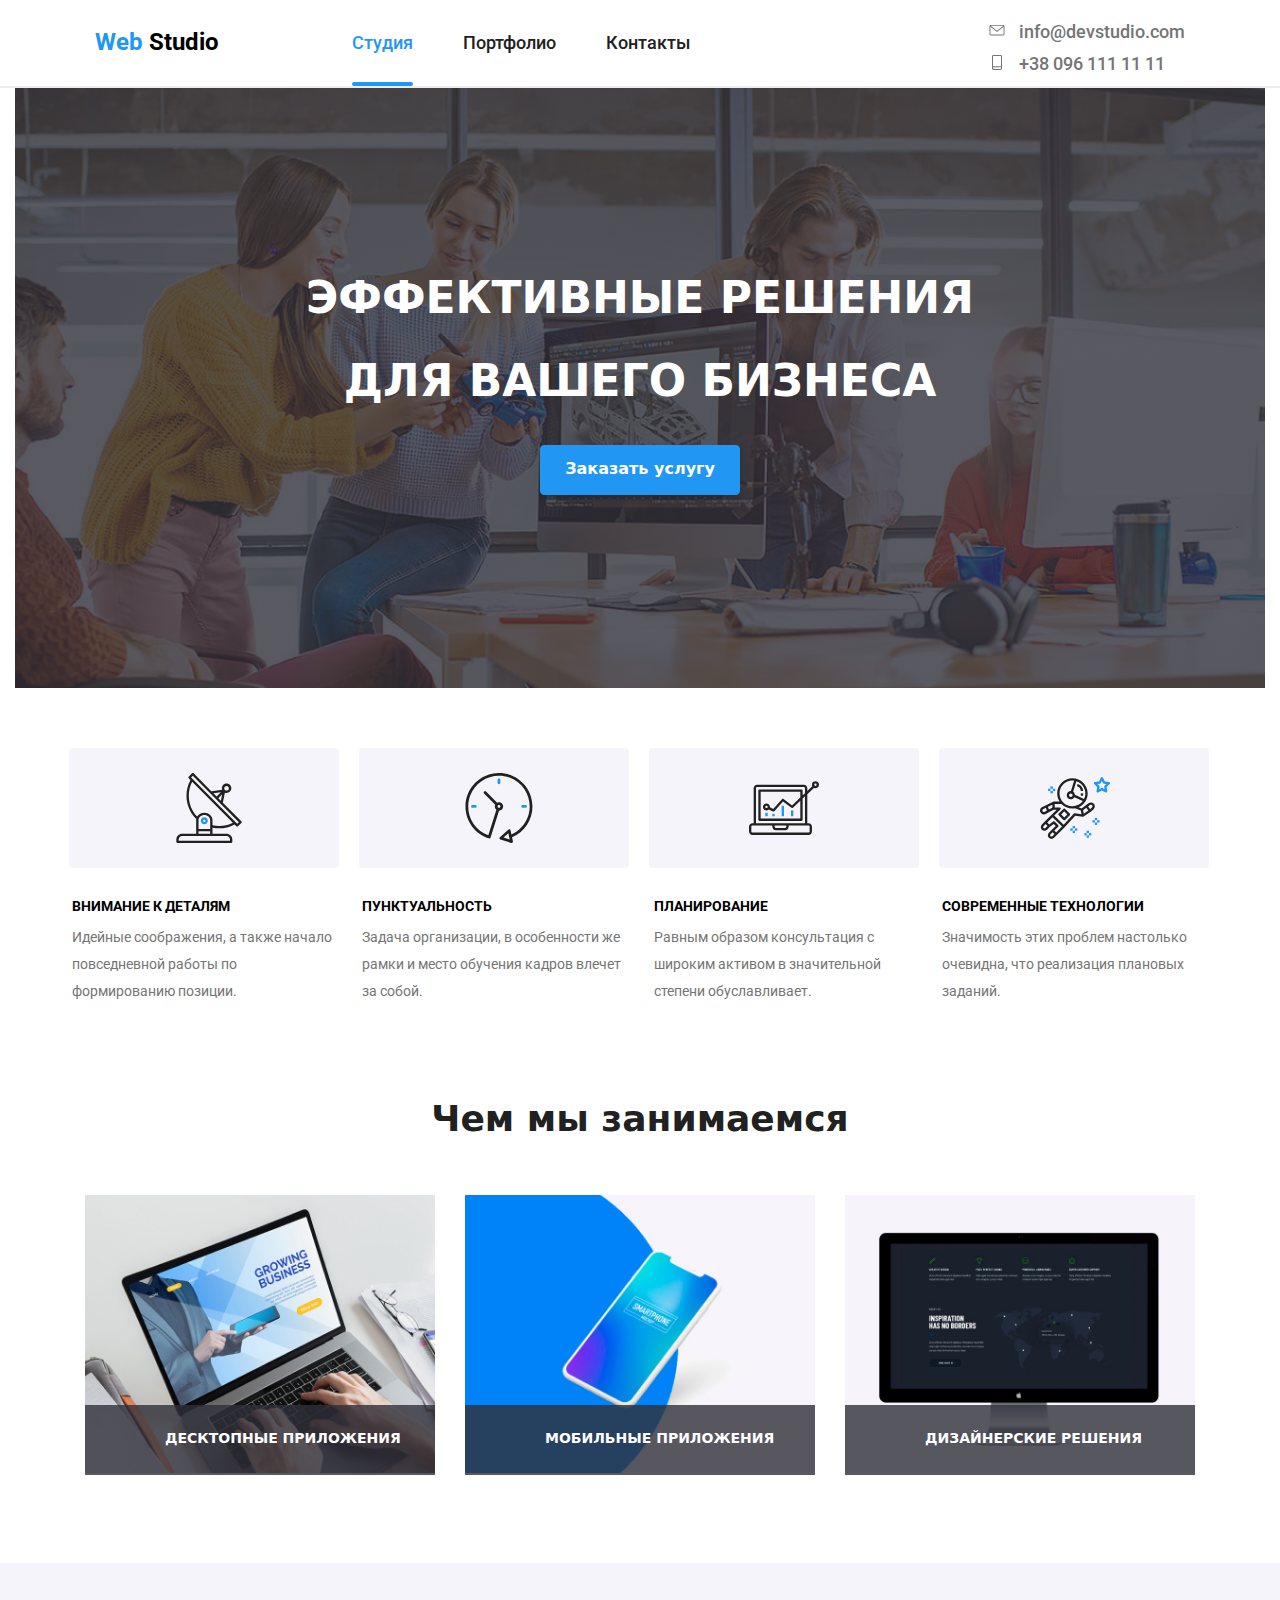
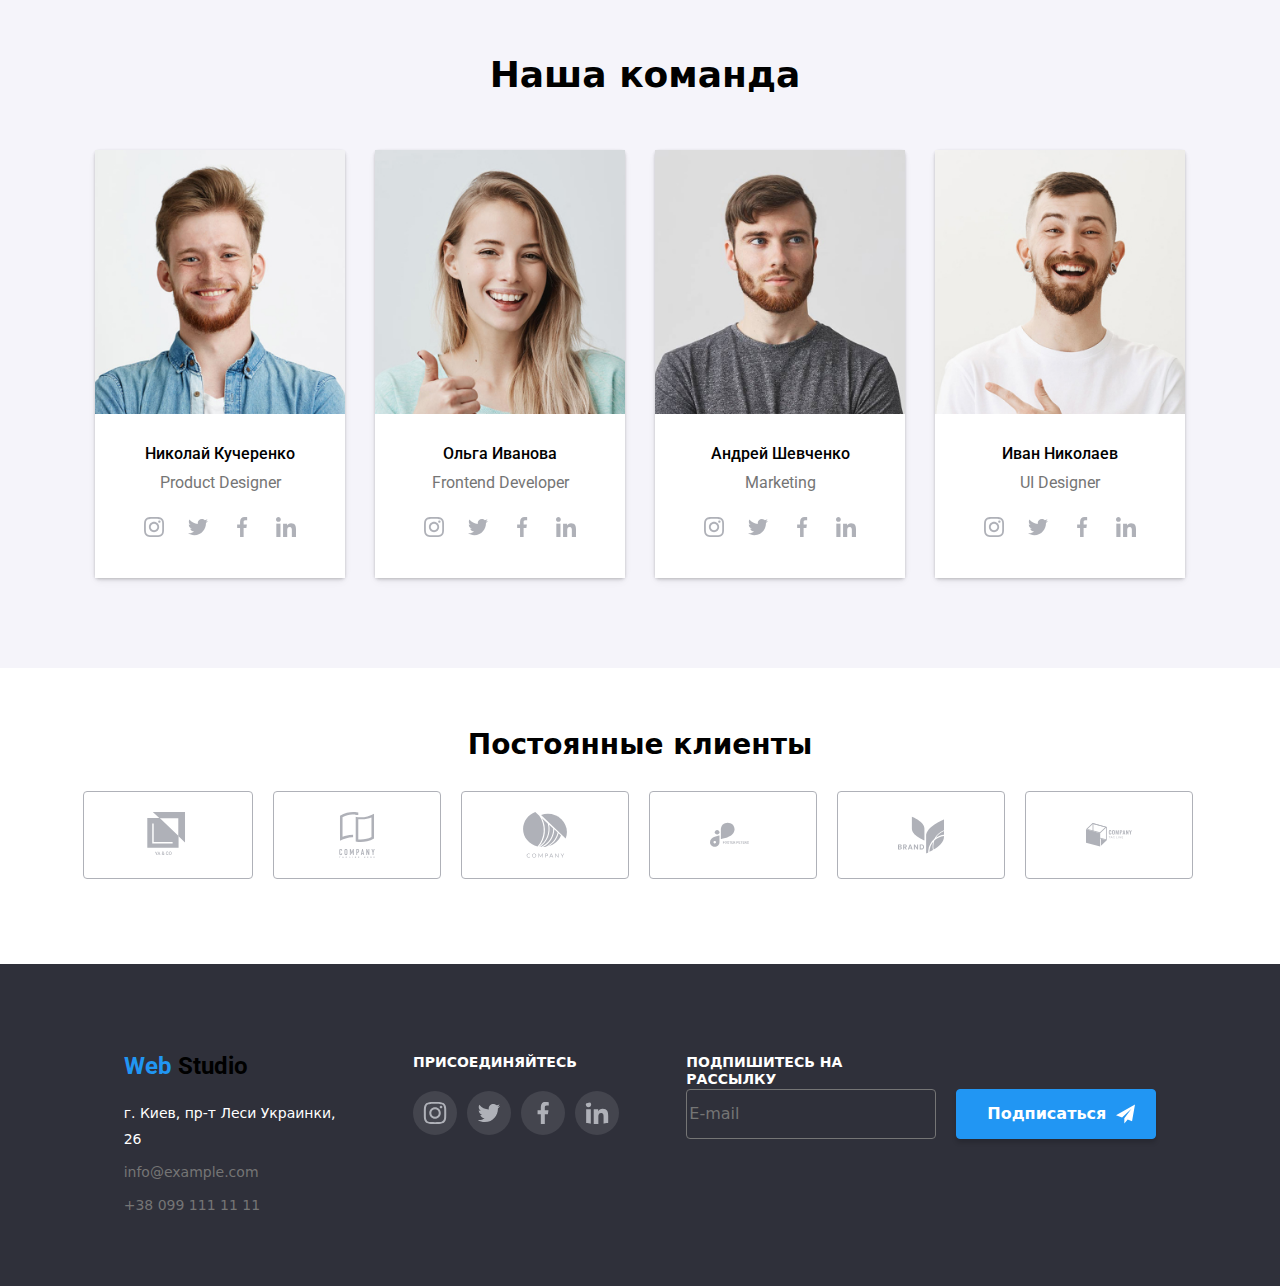
<file: index.html>
<!DOCTYPE html>
<html lang="ru">
<head>
    <meta charset="UTF-8">
    <meta name="viewport" content="width=device-width, initial-scale=1.0">
    <link rel="stylesheet" href="https://cdn.jsdelivr.net/npm/modern-normalize@2.0.0/modern-normalize.min.css">
    <link rel="stylesheet" href="./css/style.css">

    <link rel="preconnect" href="https://fonts.googleapis.com">
    <link rel="preconnect" href="https://fonts.gstatic.com" crossorigin>
    <link href="https://fonts.googleapis.com/css2?family=Oleo+Script&family=Raleway:ital,wght@0,700;1,700&family=Roboto:wght@400;500;700;900&display=swap" rel="stylesheet">
    
    
    <title>Главная страница</title>
</head>
<body>
    
    <!-- Шапка -->
    <header class="header">
        <div class="container">
            <div class="    "></div>
            <div class="logo">
                <a href="">
                    <p>Web <span>Studio</span></p>
                </a>
                
            </div>

            <button data-open-navigation data-close-navigation class="mobile-button"></button>
                <div data-backdrop-navigation class="mobile-button-window">
                    <section class="nav-header nav-header-open">
                        <ul class="flex-nav">
                            <li class="flex-element">
                                <a href="" class="nav nav-first">Студия<span class="bottom-line-studio"></span></a>
                            </li>
                            <li  class="flex-element">
                                <a href="./portfolio.html" class="nav">Портфолио</a>
                            </li>
                            <li  class="flex-element">
                                <a href="" class="nav nav-last">Контакты</a>
                            </li>
                        </ul>
                        <ul class="link-feedback">
                            <li>
                                <form class="hover-mail">
                                    <label for="svg-mail">
                                        <svg class="svg svg-mail">
                                            <use href="./svg-image/sprite.svg#icon-mail"></use>
                                        </svg>
                                    </label>
                                
                                    <a class="link-mail" id="svg-mail" href="mailto:info@devstudio.com">info@devstudio.com</a>
                                </form>
                                
                            </li>
                            <li>
                                <form class="hover-tel">
                                    <label for="svg-tel">
                                        <svg class="svg svg-mail">
                                            <use href="./svg-image/sprite.svg#icon-tel"></use>
                                        </svg>
                                    </label>
                                    
                                    <a class="link-tel" id="svg-tel" href="">+38 096 111 11 11</a>
                                </form>
                                
                                
                            </li>
                        </ul>
                
                </div>
        </div>
                    </section>

    </header>
    
    <!-- her0 -->
    <section class="hero-normalize">
        <div class="container">
            <div class="bg-image-hero"></div>
            <h1 class="title_hero">ЭФФЕКТИВНЫЕ РЕШЕНИЯ </br>ДЛЯ ВАШЕГО БИЗНЕСА</h1>
            <button data-open-modal class="button-hero">Заказать услугу</button>
        </div>
    </section>
    

    <!-- Особенности -->
    <section class="container">
        <ul class="flex-features flex-features-correct">
            <li class="position">
                <div class="bg-svg"></div>
                <svg class="svg-features">
                    <use href="./svg-image/sprite.svg#icon-antenna"></use>
                </svg>
                <h2 class="title-features">ВНИМАНИЕ К ДЕТАЛЯМ</h2>
                <p class="text-features">Идейные соображения, а также начало повседневной работы по формированию позиции.</p>
            </li>

            <li class="position">
                <div class="bg-svg-clock"></div>
                <svg class="svg-features-clock">
                    <use href="./svg-image/sprite.svg#icon-clock"></use>
                </svg>
                <h2 class="title-features">Пунктуальность</h2>
                <p class="text-features">Задача организации, в особенности же рамки и место обучения кадров влечет за собой.</p>
            </li>

            <li class="position">
                <div class="bg-svg-diagram"></div>
                <svg class="svg-features-diagram">
                    <use href="./svg-image/sprite.svg#icon-diagram"></use>
                </svg>
                <h2 class="title-features title-correction">Планирование</h2>
                <p class="text-features text-correction">Равным образом консультация с широким активом в значительной степени обуславливает.</p>
            </li>

            <li class="position position-astrout">
                <div class="bg-svg-astronaut"></div>
                <svg class="svg-features-astronaut">
                    <use href="./svg-image/sprite.svg#icon-astronaut"></use>
                </svg>
                <h2 class="title-features">Современные технологии</h2>
                <p class="text-features text-features-last ">Значимость этих проблем настолько очевидна, что реализация плановых заданий.</p>
            </li>
        </ul>
    </section>

    <!-- Чем мы занимаемся -->
    <section class="container-doing container">
        <h2 class="title-doing">Чем мы занимаемся</h2>
            <div class="doing">
                <div class="div-img">
                    <img class="img-desktop" src="./images/desktop-dev.jpg" alt="">
                    <p class="p-doing">Десктопные приложения</p>
                </div>

                <div class="div-img">
                    <img class="img-desktop" src="./images/box.jpg" alt="">
                    <p class="p-doing">Мобильные приложения</p>
                </div>

                <div class="div-img">
                    <img class="img-desktop" src="./images/desiner.jpg" alt="">
                    <p class="p-doing">Дизайнерские решения</p>
                </div>
            </div>
            
    </section>

    <!-- наша команда -->
    <div class="bg-team">
        <section class="container">
            
                <h2 class="title-team">Наша команда</h2>
                    <ul class="normalize-team">
                        <li class="border-team">
                            <div class="image-team-nikolay"></div>
                            <div class="container-contact">
                                <h3 class="title-team-name">Николай Кучеренко</h3>
                                <p class="text-team">Product Designer</p>
                                <ul class="group-social">
                                    
                                    <li>
                                        <svg class="svg-social">
                                            <use href="./svg-image/sprite.svg#icon-instagram"></use>
                                        </svg>
                                        <div class="bg-color-cocial"></div>
                                    </li>
                                    
                                    <li>
                                        <svg class="svg-social">
                                            <use href="./svg-image/sprite.svg#icon-twitter"></use>
                                        </svg>
                                        <div class="bg-color-cocial"></div>
                                    </li>
                                    
                                    <li>
                                        <svg class="svg-social">
                                            <use href="./svg-image/sprite.svg#icon-facebook"></use>
                                        </svg>
                                        <div class="bg-color-cocial"></div>
                                    </li>
                                    
                                    <li>
                                        <svg class="svg-social">
                                            <use href="./svg-image/sprite.svg#icon-linkedin"></use>
                                        </svg>
                                    </li>
                                </ul>
                            </div>
                                                    
                        </li>

                        <li class="border-team">
                            <div class="image-team-olga"></div>
                            <div class="container-contact">
                                <h3 class="title-team-name">Ольга Иванова</h3>
                                <p class="text-team">Frontend Developer</p>
                                <ul class="group-social">
                                    
                                    <li>
                                        <svg class="svg-social">
                                            <use href="./svg-image/sprite.svg#icon-instagram"></use>
                                        </svg>
                                        <div class="bg-color-cocial"></div>
                                    </li>
                                    
                                    <li>
                                        <svg class="svg-social">
                                            <use href="./svg-image/sprite.svg#icon-twitter"></use>
                                        </svg>
                                        <div class="bg-color-cocial"></div>
                                    </li>
                                    
                                    <li>
                                        <svg class="svg-social">
                                            <use href="./svg-image/sprite.svg#icon-facebook"></use>
                                        </svg>
                                        <div class="bg-color-cocial"></div>
                                    </li>
                                    
                                    <li>
                                        <svg class="svg-social">
                                            <use href="./svg-image/sprite.svg#icon-linkedin"></use>
                                        </svg>
                                    </li>
                                </ul>
                            </div>
                                                    
                        </li>

                        <li class="border-team border-nomalize">
                            <div class="image-team-andr"></div>
                            <div class="container-contact">
                                <h3 class="title-team-name">Андрей Шевченко</h3>
                                <p class="text-team">Marketing</p>
                                <ul class="group-social">
                                    
                                    <li>
                                        <svg class="svg-social">
                                            <use href="./svg-image/sprite.svg#icon-instagram"></use>
                                        </svg>
                                        <div class="bg-color-cocial"></div>
                                    </li>
                                    
                                    <li>
                                        <svg class="svg-social">
                                            <use href="./svg-image/sprite.svg#icon-twitter"></use>
                                        </svg>
                                        <div class="bg-color-cocial"></div>
                                    </li>
                                    
                                    <li>
                                        <svg class="svg-social">
                                            <use href="./svg-image/sprite.svg#icon-facebook"></use>
                                        </svg>
                                        <div class="bg-color-cocial"></div>
                                    </li>
                                    
                                    <li>
                                        <svg class="svg-social">
                                            <use href="./svg-image/sprite.svg#icon-linkedin"></use>
                                        </svg>
                                    </li>
                                </ul>
                            </div>
                                                    
                        </li>

                        <li class="border-team">
                            <div class="image-team-ivan"></div>
                            <div class="container-contact">
                                <h3 class="title-team-name">Иван Николаев</h3>
                                <p class="text-team">UI Designer</p>
                                <ul class="group-social">
                                    
                                    <li>
                                        <svg class="svg-social">
                                            <use href="./svg-image/sprite.svg#icon-instagram"></use>
                                        </svg>
                                        <div class="bg-color-cocial"></div>
                                    </li>
                                    
                                    <li>
                                        <svg class="svg-social">
                                            <use href="./svg-image/sprite.svg#icon-twitter"></use>
                                        </svg>
                                        <div class="bg-color-cocial"></div>
                                    </li>
                                    
                                    <li>
                                        <svg class="svg-social">
                                            <use href="./svg-image/sprite.svg#icon-facebook"></use>
                                        </svg>
                                        <div class="bg-color-cocial"></div>
                                    </li>
                                    
                                    <li>
                                        <svg class="svg-social">
                                            <use href="./svg-image/sprite.svg#icon-linkedin"></use>
                                        </svg>
                                    </li>
                                </ul>
                            </div>
                                                    
                        </li>
                      

                    </ul>
            
            
        </section>
    </div>

    <!-- Постоянные клиенты -->
    <section class="container">
        <h2 class="title-clients">Постоянные клиенты</h2>
        <div class="normalize-clients">
            <ul class="flex-clients">
                <li>
                    <svg class="svg-icon-1" >
                        <use href="./svg-image/sprite.svg#icon-logo_1"></use>
                    </svg>
                </li>
                
                <li>
                    <svg class="svg-icon-2">
                        <use href="./svg-image/sprite.svg#icon-logo_2"></use>
                    </svg>
                </li>
                
                <li>
                    <svg class="svg-icon-3" >
                        <use href="./svg-image/sprite.svg#icon-logo_3"></use>
                    </svg>
                </li>
                
                <li>
                    <svg class="svg-icon-4">
                        <use href="./svg-image/sprite.svg#icon-logo_4"></use>
                    </svg>
                </li>
                
                <li>
                    <svg class="svg-icon-5">
                        <use href="./svg-image/sprite.svg#icon-logo_5"></use>
                    </svg>
                </li>
                
                <li>
                    <svg class="svg-icon-6">
                        <use href="./svg-image/sprite.svg#icon-logo_6"></use>
                    </svg>
                </li>
            </ul>
        </div>
        
    </section>

    <!-- подвал -->
    <footer class="bg-footer">
        <div class="container">
            <div class="contacts-flex">
                <div class="logo logo-footer">
                    <p>Web <span>Studio</span></p>
                </div>
            
                <div class="normalize-contacts">
                    <a class="link-map" href="https://www.google.com/maps/place/%D0%B1%D1%83%D0%BB.+%D0%9B%D0%B5%D1%81%D0%B8+%D0%A3%D0%BA%D1%80%D0%B0%D0%B8%D0%BD%D0%BA%D0%B8,+26,+%D0%9A%D0%B8%D0%B5%D0%B2,+02000/@50.4265807,30.5383858,17z/data=!3m1!4b1!4m6!3m5!1s0x40d4cf0e033ecbe9:0x57a4dffefec77da0!8m2!3d50.4265807!4d30.5383858!16s%2Fg%2F1tctq5jv?entry=ttu">
                        г. Киев, пр-т Леси Украинки, 26</a>
                    <a class="link-mail-contact" href="mailto:info@example.com">info@example.com</a>
                    <a class="link-tel-contact" href="tel:+380991111111">+38 099 111 11 11</a>
                </div>
            </div>
            
            <!-- Присоединяйтесь -->
            <div class="normalize-social">
                <p class="title-social">Присоединяйтесь</p>
                <ul class="link-social">
                            
                    <li>
                        <svg class="social-inst">
                            <use href="./svg-image/sprite.svg#icon-instagram"></use>
                        </svg>
                    </li>
                    
                    <li>
                        <svg class="social-inst">
                            <use href="./svg-image/sprite.svg#icon-twitter"></use>
                        </svg>
                    </li>
                    
                    <li>
                        <svg class="social-inst">
                            <use href="./svg-image/sprite.svg#icon-facebook"></use>
                        </svg>
                    </li>
                    
                    <li>
                        <svg class="social-inst">
                            <use href="./svg-image/sprite.svg#icon-linkedin"></use>
                        </svg>
                    </li>
                </ul>
            </div>
            
            <!-- рассылка -->
            <div class="nomalize-mail">
                <form class="flex-mail">
                    <input class="input-mail" placeholder="E-mail" autocomplete="off" type="email" id="input-linked">
                    <label class="title-mail" for="input-linked">Подпишитесь на рассылку</label>
                </form>
                <button class="button-subscribe">
                    Подписаться
                    <svg class="svg-telegram">
                        <use href="./svg-image/sprite.svg#icon-icon_telegram"></use>
                    </svg>
                </button>
            </div>
        </div>

    </footer>

    <!-- Модальное окно -->
    <div data-backdrop class="backdrop is-hidden">
            
        <div class="modal">
            <div class="normalize-modal-content">
                <button data-close-modal class="closed-modal-button"></button>
                <p class="title-modal">Оставьте свои данные, мы вам перезвоним</p>
                <form class="container-name-form">
                    <input class="input-name" type="name" value="" placeholder=" " autocomplete="off" id="input-name">
                    
                    <div class="svg-name"></div>
                    <label class="label-name" for="input-name">Имя</label>
                    
                </form>
                
                <form class="form-tel"> 
                    <input 
                    class="input-tel" 
                    type="tel" 
                    placeholder=" " 
                    autocomplete="off" 
                    id="input-tel">

                    <label for="input-tel" class="label-tel">Телефон</label>
                    <div class="svg-tel"></div>

                </form>
                    
                <form class="form-email">
                    <input class="input-email" 
                    type="email"
                    placeholder=" "
                    autocomplete="off"
                    id="input-email"
                    >
                    
                    <div class="svg-email"></div>


                    <label class="label-email" for="input-email">Почта</label>
                </form>
                
                <form class="form-text">
                    <textarea
                    class="input-text" 
                    name="" 
                    id="input-text" 
                    placeholder=" "
                    ></textarea>
                     
                    <label class="label-text" for="input-text">Комментарий</label>

                </form>

                <form class="form-checkbox">
                    <input class="checkbox" type="checkbox" name="confirn" id="confirn">
                    <label class="label-checkbox" for="confirn">Соглашаюсь с рассылкой и принимаю <a href=""class="span-link">Условия договора</a></label>

                </form>

                <button type="submit" class="button-send" >Отправить</button>
             
            </div>
        </div>
    </div>

    <!-- Скрипт открытия мобильной кнопки навигации -->
    <script>
        const refs = {
            openNavBtn: document.querySelector("[data-open-navigation]"),
            closeNavBtn: document.querySelector("[data-close-navigation]"),
            backdropNav: document.querySelector("[data-backdrop-navigation]"),
        };

        refs.openNavBtn.addEventListener("click", toggleModal);
        refs.closeNavBtn.addEventListener("click", toggleModal);

        refs.backdropNav.addEventListener("click", logBackdropClick);

        function toggleModal() {
            refs.backdropNav.classList.toggle("mobile-button-window");
        }

        function logBackdropClick() {
            console.log("Клик в бекдроп");
        }





    </script>

    <!-- Скрипт модалки -->
    <script>
        const refst = {
            openModalBtn: document.querySelector("[data-open-modal]"),
            closeModalBtn: document.querySelector("[data-close-modal]"),
            backdrop: document.querySelector("[data-backdrop]"),
        };

        refst.openModalBtn.addEventListener("click", toggleModal);
        refst.closeModalBtn.addEventListener("click", toggleModal);

        refst.backdrop.addEventListener("click", logBackdropClick);

        function toggleModal() {
            refst.backdrop.classList.toggle("is-hidden");
        }

        function logBackdropClick() {
            console.log("Клик в бекдроп");
        }





    </script>
</body>
</html>
</file>
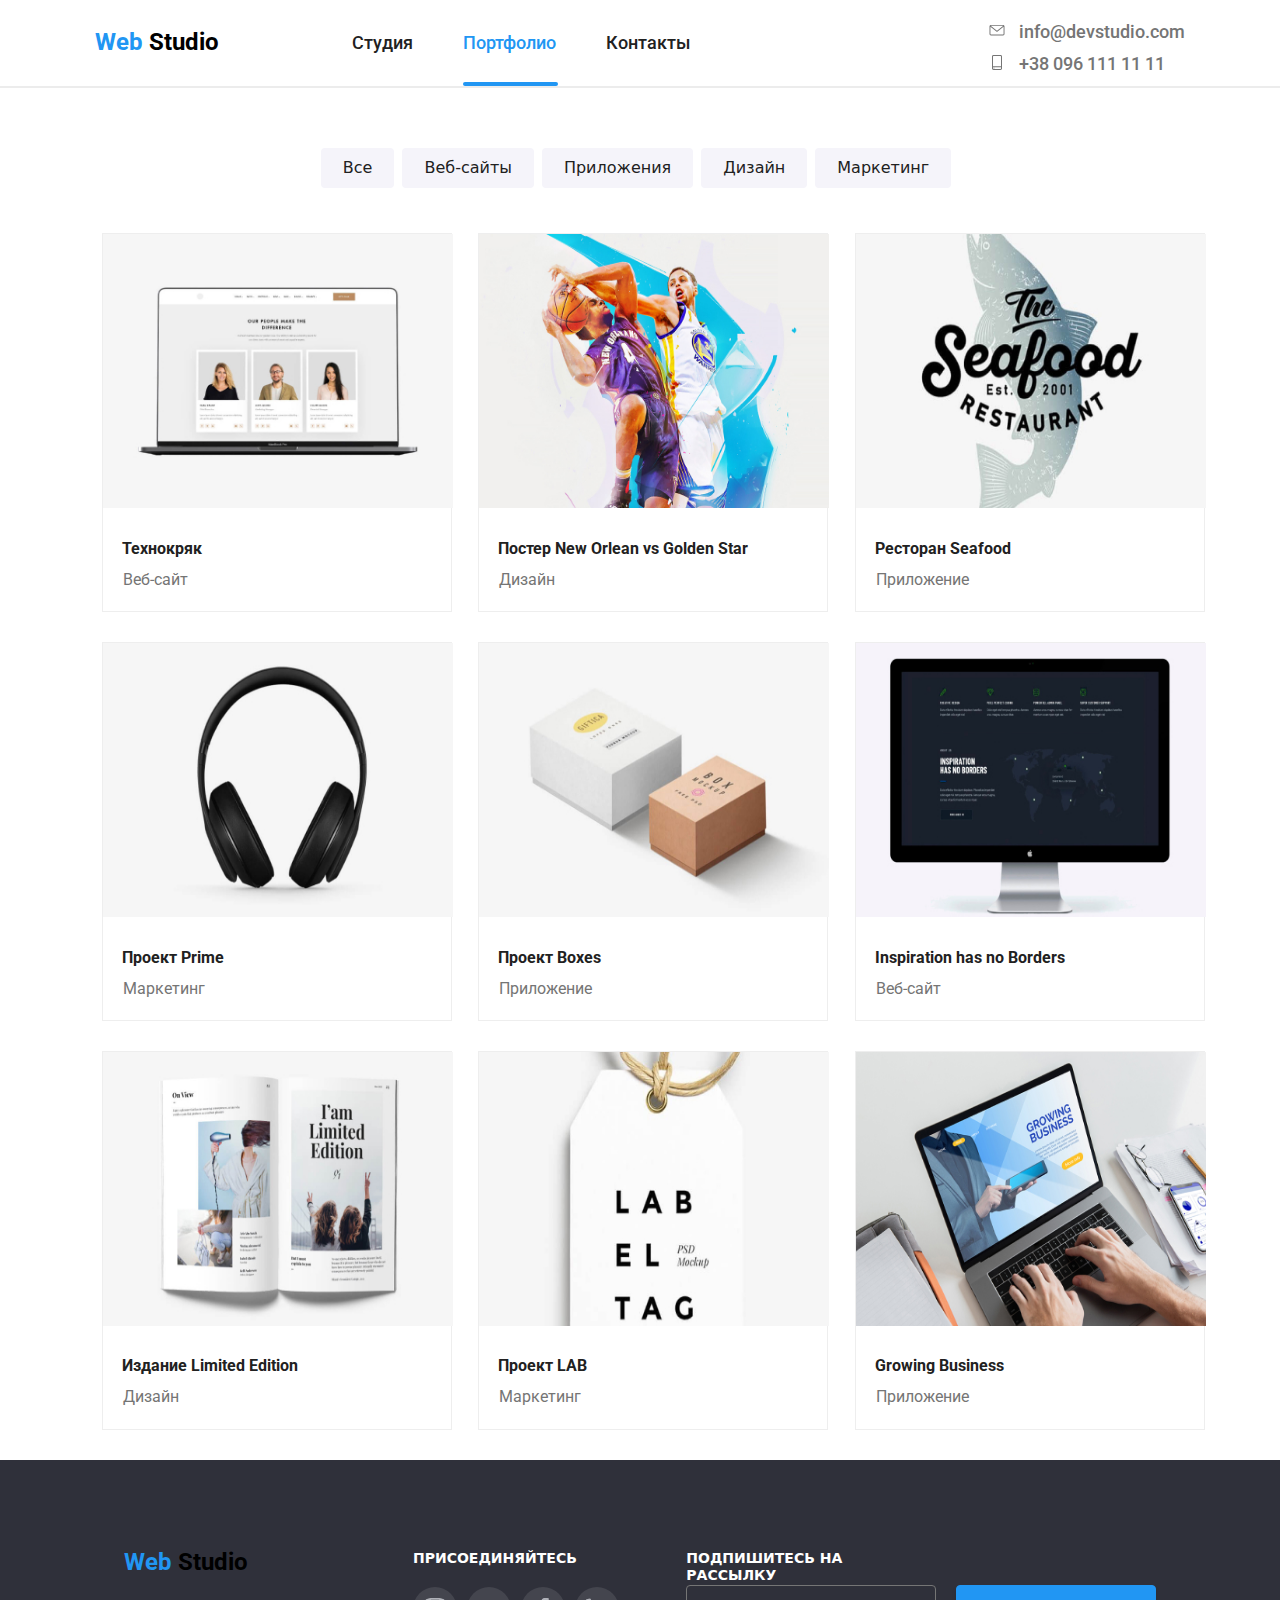
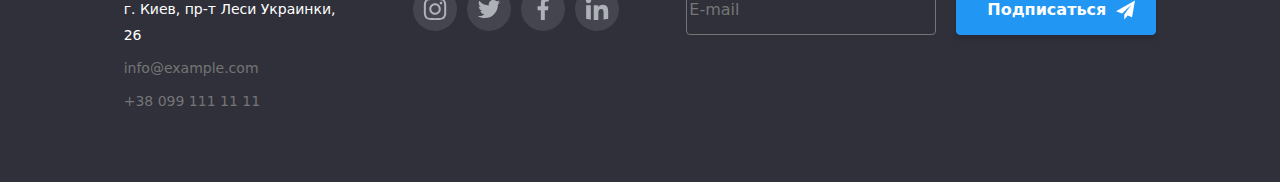
<file: portfolio.html>
<!DOCTYPE html>
<html lang="ru">
<head>
    <meta charset="UTF-8">
    <meta name="viewport" content="width=device-width, initial-scale=1.0">
    <title>Портфолио</title>

    <link rel="stylesheet" href="https://cdn.jsdelivr.net/npm/modern-normalize@2.0.0/modern-normalize.min.css">
    <link rel="preconnect" href="https://fonts.googleapis.com">
    <link rel="preconnect" href="https://fonts.gstatic.com" crossorigin>
    <link href="https://fonts.googleapis.com/css2?family=Oleo+Script&family=Raleway:ital,wght@0,700;1,700&family=Roboto:wght@400;500;700;900&display=swap" rel="stylesheet">

    <link rel="stylesheet" href="./css/style.css">

    <link rel="stylesheet" href="./css/portfolio.css">
</head>
<body>
    <!-- Шапка -->
    <header class="header">
        <div class="container">
            <div class="    "></div>
            <div class="logo">
                <a href="">
                    <p>Web <span>Studio</span></p>
                </a>
                
            </div>

            <button data-open-navigation data-close-navigation class="mobile-button"></button>
                <div data-backdrop-navigation class="mobile-button-window">
                    <section class="nav-header nav-header-open">
                        <ul class="flex-nav">
                            <li class="flex-element">
                                <a href="./index.html" class="nav nav-first">Студия</span></a>
                            </li>
                            <li  class="flex-element">
                                <a href="./portfolio.html" class="nav nav-hovered">Портфолио <span class="bottom-line-studio"></span></a>
                            </li>
                            <li  class="flex-element">
                                <a href="" class="nav nav-last">Контакты</a>
                            </li>
                        </ul>
                        <ul class="link-feedback">
                            <li>
                                <form class="hover-mail">
                                    <label for="svg-mail">
                                        <svg class="svg svg-mail">
                                            <use href="./svg-image/sprite.svg#icon-mail"></use>
                                        </svg>
                                    </label>
                                
                                    <a class="link-mail" id="svg-mail" href="mailto:info@devstudio.com">info@devstudio.com</a>
                                </form>
                                
                            </li>
                            <li>
                                <form class="hover-tel">
                                    <label for="svg-tel">
                                        <svg class="svg svg-mail">
                                            <use href="./svg-image/sprite.svg#icon-tel"></use>
                                        </svg>
                                    </label>
                                    
                                    <a class="link-tel" id="svg-tel" href="">+38 096 111 11 11</a>
                                </form>
                                
                                
                            </li>
                        </ul>
                
                </div>
        </div>
                    </section>

    </header>

    <!-- menu -->
    <section class="buttons container">
        <button class="button-portfolio">Все</button>
        <button class="button-portfolio">Веб-сайты</button>
        <button class="button-portfolio">Приложения</button>
        <button class="button-portfolio">Дизайн</button>
        <button class="button-portfolio">Маркетинг</button>
    </section>

    <!-- Портфолио -->
    <section class="normalize-portfolio">
        <ul class="center-port">
            <li class="border-portfolio">
                <img class="img-portfolio" src="./images-portfolio/img_1.jpg" alt="">
                <p class="title-portfolio">Технокряк</p>
                <p class="text-portfolio">Веб-сайт</p>
                <p class="hover-text">
                    Технокряк это современная площадка 
                    распространения коронавируса. 
                    Компании используют эту платформу для 
                    цифрового шпионажа и атак на защищённые 
                    сервера конкурентов. 
                </p>
            </li>
            
            <li class="border-portfolio">
                <img class="img-portfolio" src="./images-portfolio/img_2.jpg" alt="">
                <p class="title-portfolio">Постер New Orlean vs Golden Star</p>
                <p class="text-portfolio">Дизайн</p>

            </li>
            
            <li class="border-portfolio">
                <img class="img-portfolio" src="./images-portfolio/img_3.jpg" alt="">
                <p class="title-portfolio">Ресторан Seafood</p>
                <p class="text-portfolio">Приложение</p>

            </li>
            
            <li class="border-portfolio">
                <img class="img-portfolio" src="./images-portfolio/img_4.jpg" alt="">
                <p class="title-portfolio">Проект Prime</p>
                <p class="text-portfolio">Маркетинг</p>

            </li>
            
            <li class="border-portfolio">
                <img class="img-portfolio" src="./images-portfolio/img_5.jpg" alt="">
                <p class="title-portfolio">Проект Boxes</p>
                <p class="text-portfolio">Приложение</p>

            </li>
            
            <li class="border-portfolio">
                <img class="img-portfolio" src="./images-portfolio/img_6.jpg" alt="">
                <p class="title-portfolio">Inspiration has no Borders</p>
                <p class="text-portfolio">Веб-сайт</p>

            </li>
            
            <li class="border-portfolio">
                <img class="img-portfolio" src="./images-portfolio/img_7.jpg" alt="">
                <p class="title-portfolio">Издание Limited Edition</p>
                <p class="text-portfolio">Дизайн</p>

            </li>
            
            <li class="border-portfolio">
                <img class="img-portfolio" src="./images-portfolio/img_8.jpg" alt="">
                <p class="title-portfolio">Проект LAB</p>
                <p class="text-portfolio">Маркетинг</p>

            </li>
            
            <li class="border-portfolio">
                <img class="img-portfolio" src="./images-portfolio/img_9.jpg" alt="">
                <p class="title-portfolio">Growing Business</p>
                <p class="text-portfolio">Приложение</p>

            </li>
        </ul
        >
    </section>


    <!-- подвал -->
    <footer class="bg-footer">
        <div class="container">
            <div class="contacts-flex">
                <div class="logo logo-footer">
                    <p>Web <span>Studio</span></p>
                </div>
            
                <div class="normalize-contacts">
                    <a class="link-map" href="https://www.google.com/maps/place/%D0%B1%D1%83%D0%BB.+%D0%9B%D0%B5%D1%81%D0%B8+%D0%A3%D0%BA%D1%80%D0%B0%D0%B8%D0%BD%D0%BA%D0%B8,+26,+%D0%9A%D0%B8%D0%B5%D0%B2,+02000/@50.4265807,30.5383858,17z/data=!3m1!4b1!4m6!3m5!1s0x40d4cf0e033ecbe9:0x57a4dffefec77da0!8m2!3d50.4265807!4d30.5383858!16s%2Fg%2F1tctq5jv?entry=ttu">
                        г. Киев, пр-т Леси Украинки, 26</a>
                    <a class="link-mail-contact" href="mailto:info@example.com">info@example.com</a>
                    <a class="link-tel-contact" href="tel:+380991111111">+38 099 111 11 11</a>
                </div>
            </div>
            
            <!-- Присоединяйтесь -->
            <div class="normalize-social">
                <p class="title-social">Присоединяйтесь</p>
                <ul class="link-social">
                            
                    <li>
                        <svg class="social-inst">
                            <use href="./svg-image/sprite.svg#icon-instagram"></use>
                        </svg>
                    </li>
                    
                    <li>
                        <svg class="social-inst">
                            <use href="./svg-image/sprite.svg#icon-twitter"></use>
                        </svg>
                    </li>
                    
                    <li>
                        <svg class="social-inst">
                            <use href="./svg-image/sprite.svg#icon-facebook"></use>
                        </svg>
                    </li>
                    
                    <li>
                        <svg class="social-inst">
                            <use href="./svg-image/sprite.svg#icon-linkedin"></use>
                        </svg>
                    </li>
                </ul>
            </div>
            
            <!-- рассылка -->
            <div class="nomalize-mail">
                <form class="flex-mail">
                    <input class="input-mail" placeholder="E-mail" autocomplete="off" type="email" id="input-linked">
                    <label class="title-mail" for="input-linked">Подпишитесь на рассылку</label>
                </form>
                <button class="button-subscribe">
                    Подписаться
                    <svg class="svg-telegram">
                        <use href="./svg-image/sprite.svg#icon-icon_telegram"></use>
                    </svg>
                </button>
            </div>
        </div>

    </footer>

    <!-- Скрипт открытия мобильной кнопки навигации -->
    <script>
        const refs = {
            openNavBtn: document.querySelector("[data-open-navigation]"),
            closeNavBtn: document.querySelector("[data-close-navigation]"),
            backdropNav: document.querySelector("[data-backdrop-navigation]"),
        };

        refs.openNavBtn.addEventListener("click", toggleModal);
        refs.closeNavBtn.addEventListener("click", toggleModal);

        refs.backdropNav.addEventListener("click", logBackdropClick);

        function toggleModal() {
            refs.backdropNav.classList.toggle("mobile-button-window");
        }

        function logBackdropClick() {
            console.log("Клик в бекдроп");
        }





    </script>
</body>
</html>
</file>
<file: css/style.css>
@charset "UTF-8";
.container {
  position: relative;
  padding-left: 15px;
  padding-right: 15px;
}
@media screen and (min-width: 1120px) {
  .container {
    width: 1120px;
    margin-left: auto;
    margin-right: auto;
  }
}

body ul {
  font-family: Roboto;
  list-style: none;
}

body a {
  text-decoration: none;
}

body h1, body h2, body h3, body h4, body h5, body h6 {
  margin: 0;
}
body p {
  margin: 0;
}
body ul {
  margin: 0;
}

.header::after {
  content: "";
  display: -webkit-inline-box;
  display: -ms-inline-flexbox;
  display: inline-flex;
  top: 65px;
  display: grid;
  width: auto;
  border: 1px rgb(236, 236, 236) solid;
}

.logo {
  display: inline-block;
  font-family: Roboto;
  font-size: 24px;
  letter-spacing: 0.3;
  margin-top: 16px;
  margin-bottom: 16px;
  position: relative;
}
@media screen and (min-width: 768px) {
  .logo {
    margin-bottom: 26px;
    margin-right: 81px;
    margin-top: 26px;
  }
}
.logo a {
  text-decoration: none;
}
.logo p {
  font-weight: 700;
  line-height: 1.2;
  margin: 0;
  color: #2196F3;
}
.logo span {
  font-weight: 700;
  line-height: 1.4;
  color: black;
}

.mobile-button {
  position: absolute;
  display: -webkit-inline-box;
  display: -ms-inline-flexbox;
  display: inline-flex;
  top: 10px;
  right: 0px;
  -webkit-transform: translateX(-10px);
      -ms-transform: translateX(-10px);
          transform: translateX(-10px);
  width: 40px;
  height: 40px;
  -webkit-box-align: center;
      -ms-flex-align: center;
          align-items: center;
  -webkit-box-pack: end;
      -ms-flex-pack: end;
          justify-content: flex-end;
  background-color: white;
  border: none;
  background-image: url(../svg-button--header/menu.svg);
  background-size: contain;
  background-repeat: no-repeat;
}
@media screen and (min-width: 767px) {
  .mobile-button {
    display: none;
  }
}

.mobile-button-window {
  padding-left: 0;
  opacity: 1;
  -webkit-transition: opacity 250ms linear;
  transition: opacity 250ms linear;
}
@media screen and (max-width: 767px) {
  .mobile-button-window {
    display: none;
  }
}

.nav-header {
  font-weight: 500;
  font-size: 18px;
  line-height: 1.2;
  letter-spacing: 0.2;
  -webkit-transition: opacity 250ms linear;
  transition: opacity 250ms linear;
}
@media screen and (min-width: 768px) {
  .nav-header {
    display: -webkit-box;
    display: -ms-flexbox;
    display: flex;
  }
}
@media screen and (max-width: 767px) {
  .nav-header {
    padding-right: 40px;
    left: auto;
    right: auto;
    -webkit-box-shadow: 0 1px 3px 0 rgba(0, 0, 0, 0.16), 0 2px 4px 0 rgba(0, 0, 0, 0.08), 0 4px 8px 0 rgba(0, 0, 0, 0.04);
            box-shadow: 0 1px 3px 0 rgba(0, 0, 0, 0.16), 0 2px 4px 0 rgba(0, 0, 0, 0.08), 0 4px 8px 0 rgba(0, 0, 0, 0.04);
    opacity: 0;
    -webkit-transition: opacity 250ms linear;
    transition: opacity 250ms linear;
  }
}
@media screen and (min-width: 768px) {
  .nav-header .flex-nav {
    display: -webkit-box;
    display: -ms-flexbox;
    display: flex;
    position: absolute;
    top: 32px;
    left: 147px;
  }
}
@media screen and (min-width: 850px) {
  .nav-header .flex-nav {
    margin-left: 40px;
  }
}
@media screen and (min-width: 950px) {
  .nav-header .flex-nav {
    margin-left: 60px;
  }
}
@media screen and (min-width: 1120px) {
  .nav-header .flex-nav {
    margin-left: 85px;
  }
}

.nav-header.nav-header-open {
  -webkit-transition: opacity 400ms linear;
  transition: opacity 400ms linear;
  opacity: 1;
}

.nav {
  color: #212121;
  -webkit-transition: color 200ms linear;
  transition: color 200ms linear;
}
@media screen and (max-width: 767px) {
  .nav {
    position: relative;
    margin-bottom: 40px;
    display: -webkit-box;
    display: -ms-flexbox;
    display: flex;
    -webkit-box-pack: center;
        -ms-flex-pack: center;
            justify-content: center;
    -webkit-box-align: center;
        -ms-flex-align: center;
            align-items: center;
  }
}
.nav:hover {
  color: #2196F3;
}

@media screen and (min-width: 768px) {
  .flex-element {
    margin-right: 50px;
  }
}

.nav-first {
  padding-top: 60px;
  color: #2196F3;
}
@media screen and (min-width: 768px) {
  .nav-first {
    padding-top: 0;
  }
}

.nav-last {
  margin-bottom: 60px;
}
@media screen and (min-width: 768px) {
  .nav-last {
    margin-bottom: 0;
  }
}

@media screen and (max-width: 767px) {
  .bottom-line-studio {
    display: block;
    position: absolute;
    margin-top: 28px;
    background-color: #2196F3;
    height: 4px;
    width: 61px;
    border-color: #2196F3;
    border-radius: 4px;
  }
}
@media screen and (min-width: 768px) {
  .bottom-line-studio {
    display: block;
    position: absolute;
    margin-top: 28px;
    background-color: #2196F3;
    height: 4px;
    width: 61px;
    border-color: #2196F3;
    border-radius: 4px;
  }
}

.hover-mail .link-mail {
  color: #757575;
}
.hover-mail .link-mail:hover {
  color: #2196F3;
}
.hover-mail .link-mail {
  -webkit-transition: color 200ms linear;
  transition: color 200ms linear;
  color: #757575;
}
.hover-mail:hover .svg-mail {
  fill: #2196F3;
}
@media screen and (max-width: 767px) {
  .hover-mail {
    display: -webkit-box;
    display: -ms-flexbox;
    display: flex;
    -webkit-box-pack: center;
        -ms-flex-pack: center;
            justify-content: center;
    margin-bottom: 16px;
  }
}
@media screen and (min-width: 768px) {
  .hover-mail {
    margin-bottom: 10px;
    margin-top: 21px;
  }
}

.svg-mail {
  width: 16px;
  height: 15px;
  fill: #757575;
  margin-right: 10px;
  -webkit-transition: fill 200ms linear;
  transition: fill 200ms linear;
}

.svg-tel {
  width: 10px;
  height: 14.94px;
  fill: #757575;
  margin-top: 3px;
  margin-right: 10px;
  -webkit-transition: fill 200ms linear;
  transition: fill 200ms linear;
}

.link-feedback {
  display: block;
  margin-left: auto;
  margin-right: auto;
  -webkit-box-pack: center;
      -ms-flex-pack: center;
          justify-content: center;
}
@media screen and (min-width: 768px) {
  .link-feedback {
    position: absolute;
    top: 0;
    left: auto;
    right: 15px;
  }
}

.hover-tel .link-tel {
  color: #757575;
}
.hover-tel:hover .svg-mail {
  fill: #2196F3;
}
.hover-tel .link-tel {
  -webkit-transition: color 200ms linear;
  transition: color 200ms linear;
}
.hover-tel .link-tel:hover {
  color: #2196F3;
}
@media screen and (max-width: 767px) {
  .hover-tel {
    display: -webkit-box;
    display: -ms-flexbox;
    display: flex;
    -webkit-box-pack: center;
        -ms-flex-pack: center;
            justify-content: center;
    padding-bottom: 60px;
  }
}
@media screen and (min-width: 768px) {
  .hover-tel {
    margin-bottom: 21px;
  }
}

@media screen and (min-width: 1120px) {
  .hero-normalize .container {
    width: 100%;
  }
}

.bg-image-hero {
  position: relative;
}
@media screen and (min-width: 1120px) {
  .bg-image-hero {
    display: block;
    width: auto;
    height: 600px;
    margin-right: auto;
    margin-left: auto;
    padding-right: 15px;
    background-repeat: no-repeat;
    background-image: -webkit-gradient(linear, left top, right top, from(rgba(47, 48, 58, 0.8)), to(rgba(47, 48, 58, 0.8))), url(../image/Header_1600x600.jpg);
    background-image: linear-gradient(to right, rgba(47, 48, 58, 0.8), rgba(47, 48, 58, 0.8)), url(../image/Header_1600x600.jpg);
    background-size: cover;
    background-position: center;
    margin-bottom: 60px;
  }
}
@media screen and (max-width: 1119px) {
  .bg-image-hero {
    display: block;
    width: auto;
    height: 400px;
    margin-right: auto;
    margin-left: auto;
    padding-right: 15px;
    background-repeat: no-repeat;
    background-image: -webkit-gradient(linear, left top, right top, from(rgba(47, 48, 58, 0.8)), to(rgba(47, 48, 58, 0.8))), url(../image/Header_768x400.jpg);
    background-image: linear-gradient(to right, rgba(47, 48, 58, 0.8), rgba(47, 48, 58, 0.8)), url(../image/Header_768x400.jpg);
    background-size: cover;
    background-position: center;
    margin-bottom: 60px;
  }
}
@media screen and (max-width: 767px) {
  .bg-image-hero {
    display: block;
    width: auto;
    height: 400px;
    margin-right: auto;
    margin-left: auto;
    padding-right: 15px;
    background-repeat: no-repeat;
    background-image: -webkit-gradient(linear, left top, right top, from(rgba(47, 48, 58, 0.8)), to(rgba(47, 48, 58, 0.8))), url(../image/Header_480x400_mobile.jpg);
    background-image: linear-gradient(to right, rgba(47, 48, 58, 0.8), rgba(47, 48, 58, 0.8)), url(../image/Header_480x400_mobile.jpg);
    background-size: cover;
    background-position: center;
    margin-bottom: 60px;
  }
}

.title_hero {
  position: absolute;
  top: 0;
  right: 1%;
  left: 1%;
  text-align: center;
  font-weight: 900;
  font-size: 26px;
  line-height: 1.9;
  letter-spacing: 0.6;
  color: white;
  display: inline-block;
  margin-top: 118px;
  margin-bottom: 198px;
}
@media screen and (min-width: 1120px) {
  .title_hero {
    font-size: 44px;
    top: 50px;
  }
}

.button-hero {
  display: -webkit-inline-box;
  display: -ms-inline-flexbox;
  display: inline-flex;
  position: absolute;
  font-weight: 700;
  font-size: 16px;
  line-height: 1.9;
  letter-spacing: 0.6;
  color: white;
  top: 232px;
  width: 200px;
  height: 50px;
  right: 50%;
  left: 50%;
  -webkit-transform: translate(-50%, -50%);
      -ms-transform: translate(-50%, -50%);
          transform: translate(-50%, -50%);
  margin-top: 30px;
  -webkit-box-pack: center;
      -ms-flex-pack: center;
          justify-content: center;
  -webkit-box-align: center;
      -ms-flex-align: center;
          align-items: center;
  border-radius: 4px;
  background-color: #2196F3;
  -webkit-box-shadow: 0 4px 4px 0 rgba(0, 0, 0, 0.15);
          box-shadow: 0 4px 4px 0 rgba(0, 0, 0, 0.15);
  border: solid #2196F3 1px;
}
@media screen and (min-width: 1120px) {
  .button-hero {
    top: 352px;
  }
}

@media screen and (min-width: 768px) {
  .flex-features {
    width: 100%;
    display: -webkit-box;
    display: -ms-flexbox;
    display: flex;
    -ms-flex-wrap: wrap;
        flex-wrap: wrap;
    -webkit-box-pack: center;
        -ms-flex-pack: center;
            justify-content: center;
    margin-left: -100px;
  }
}

@media screen and (min-width: 768px) {
  .flex-features-correct {
    margin-left: -10px;
  }
}
@media screen and (min-width: 1120px) {
  .flex-features-correct {
    display: -webkit-box;
    display: -ms-flexbox;
    display: flex;
    -webkit-box-pack: center;
        -ms-flex-pack: center;
            justify-content: center;
    width: 1190px;
    margin-left: -70px;
    margin-right: auto;
  }
}

.bg-svg {
  border-radius: 4px;
  background-color: #F5F4FA;
  margin-bottom: 30px;
}
@media screen and (max-width: 767px) {
  .bg-svg {
    margin-left: -40px;
    height: 120px;
    width: auto;
  }
}
@media screen and (min-width: 768px) {
  .bg-svg {
    height: 120px;
    width: 300px;
    margin-right: 20px;
  }
}
@media screen and (min-width: 1120px) {
  .bg-svg {
    width: 270px;
  }
}

.svg-features {
  width: 70px;
  height: 70px;
}
@media screen and (max-width: 767px) {
  .svg-features {
    position: absolute;
    top: 25px;
    left: calc(50% - 50px);
    padding-left: auto;
    padding-right: auto;
  }
}
@media screen and (min-width: 768px) {
  .svg-features {
    position: absolute;
    top: 25px;
    left: calc(50% - 40px);
  }
}

.title-features {
  font-weight: 700;
  font-size: 14px;
  line-height: 1.2;
  letter-spacing: 0.3;
  text-transform: uppercase;
  margin-bottom: 10px;
}
@media screen and (max-width: 767px) {
  .title-features {
    text-align: center;
    margin-left: -30px;
    color: #212121;
  }
}
@media screen and (min-width: 768px) {
  .title-features {
    margin-left: 3px;
  }
}

.text-features {
  font-weight: 400;
  font-size: 14px;
  line-height: 1.9;
  letter-spacing: 0.3;
  color: #757575;
}
@media screen and (max-width: 767px) {
  .text-features {
    margin-left: -40px;
    padding: 0;
    text-align: left;
    padding-bottom: 30px;
  }
}
@media screen and (min-width: 768px) {
  .text-features {
    width: 300px;
    margin-left: 3px;
    padding-bottom: 30px;
  }
}
@media screen and (min-width: 1120px) {
  .text-features {
    width: 270px;
  }
}

.bg-svg-clock {
  border-radius: 4px;
  background-color: #F5F4FA;
  margin-bottom: 30px;
}
@media screen and (max-width: 767px) {
  .bg-svg-clock {
    margin-left: -40px;
    height: 120px;
    width: auto;
  }
}
@media screen and (min-width: 768px) {
  .bg-svg-clock {
    height: 120px;
    width: 300px;
    margin-right: 30px;
  }
}
@media screen and (min-width: 1120px) {
  .bg-svg-clock {
    width: 270px;
  }
}

.position {
  position: relative;
}

.svg-features-clock {
  width: 70px;
  height: 70px;
}
@media screen and (max-width: 767px) {
  .svg-features-clock {
    position: absolute;
    top: 25px;
    left: calc(50% - 50px);
    padding-left: auto;
    padding-right: auto;
  }
}
@media screen and (min-width: 768px) {
  .svg-features-clock {
    position: absolute;
    top: 25px;
    left: calc(50% - 45px);
  }
}

.bg-svg-diagram {
  border-radius: 4px;
  background-color: #F5F4FA;
  margin-bottom: 30px;
}
@media screen and (max-width: 767px) {
  .bg-svg-diagram {
    margin-left: -40px;
    height: 120px;
    width: auto;
  }
}
@media screen and (min-width: 768px) {
  .bg-svg-diagram {
    margin-left: -20px;
    height: 120px;
    width: 300px;
    margin-right: 20px;
  }
}
@media screen and (min-width: 1020px) {
  .bg-svg-diagram {
    margin-left: -10px;
  }
}
@media screen and (min-width: 1120px) {
  .bg-svg-diagram {
    width: 270px;
  }
}

@media screen and (max-width: 767px) {
  .position {
    position: relative;
  }
}

.svg-features-diagram {
  width: 70px;
  height: 70px;
}
@media screen and (max-width: 767px) {
  .svg-features-diagram {
    position: absolute;
    top: 25px;
    left: calc(50% - 50px);
    padding-left: auto;
    padding-right: auto;
  }
}
@media screen and (min-width: 768px) {
  .svg-features-diagram {
    position: absolute;
    top: 25px;
    left: calc(50% - 45px);
    margin-left: -5px;
  }
}

@media screen and (min-width: 767px) {
  .title-correction, .text-correction {
    margin-left: -15px;
  }
}
@media screen and (min-width: 1020px) {
  .title-correction, .text-correction {
    margin-left: -5px;
  }
}

.bg-svg-astronaut {
  border-radius: 4px;
  background-color: #F5F4FA;
  margin-bottom: 30px;
}
@media screen and (max-width: 767px) {
  .bg-svg-astronaut {
    margin-left: -40px;
    height: 120px;
    width: auto;
  }
}
@media screen and (min-width: 768px) {
  .bg-svg-astronaut {
    height: 120px;
    width: 300px;
  }
}
@media screen and (min-width: 1120px) {
  .bg-svg-astronaut {
    width: 270px;
  }
}

.svg-features-astronaut {
  width: 70px;
  height: 70px;
}
@media screen and (max-width: 767px) {
  .svg-features-astronaut {
    position: absolute;
    top: 25px;
    left: calc(50% - 50px);
    padding-left: auto;
    padding-right: auto;
  }
}
@media screen and (min-width: 768px) {
  .svg-features-astronaut {
    position: absolute;
    top: 25px;
    left: calc(50% - 45px);
    margin-left: 10px;
  }
}

.text-features-last {
  margin-bottom: 60px;
}

.normalize-team {
  padding-bottom: 60px;
}
@media screen and (min-width: 768px) {
  .normalize-team {
    display: -webkit-box;
    display: -ms-flexbox;
    display: flex;
    -ms-flex-wrap: wrap;
        flex-wrap: wrap;
    max-width: 700px;
    -webkit-box-pack: center;
        -ms-flex-pack: center;
            justify-content: center;
    margin-left: auto;
    margin-right: auto;
  }
}
@media screen and (min-width: 1120px) {
  .normalize-team {
    display: -webkit-box;
    display: -ms-flexbox;
    display: flex;
    -ms-flex-wrap: nowrap;
        flex-wrap: nowrap;
    max-width: 1120px;
    margin-left: 30px;
  }
}

.bg-team {
  padding-top: 27px;
  background-color: #F5F4FA;
  margin-left: -40px;
  text-align: center;
  margin-bottom: 60px;
}
@media screen and (min-width: 1120px) {
  .bg-team {
    display: -webkit-box;
    display: -ms-flexbox;
    display: flex;
    -ms-flex-wrap: wrap;
        flex-wrap: wrap;
  }
}

.title-team {
  margin-top: 60px;
  margin-bottom: 30px;
  padding-left: 40px;
  -webkit-transform: translateX(5px);
      -ms-transform: translateX(5px);
          transform: translateX(5px);
  text-align: center;
  font-weight: 700;
  font-size: 28px;
  line-height: 1.4;
  letter-spacing: 0.3;
}
@media screen and (min-width: 1120px) {
  .title-team {
    font-size: 36px;
    margin-bottom: 50px;
  }
}

.border-team {
  list-style: none;
  margin-right: auto;
  margin-left: auto;
  max-width: 450px;
  -webkit-box-shadow: 0 1px 3px 0 rgba(0, 0, 0, 0.16), 0 2px 4px 0 rgba(0, 0, 0, 0.08), 0 4px 8px 0 rgba(0, 0, 0, 0.04);
          box-shadow: 0 1px 3px 0 rgba(0, 0, 0, 0.16), 0 2px 4px 0 rgba(0, 0, 0, 0.08), 0 4px 8px 0 rgba(0, 0, 0, 0.04);
  border-radius: 4px;
  margin-bottom: 30px;
}
@media screen and (min-width: 1120px) {
  .border-team {
    width: 270px;
  }
  .border-team:nth-child(1n) {
    margin-right: 30px;
  }
  .border-team:nth-child(2) {
    margin-right: 15px;
  }
}

.container-contact {
  background-color: white;
}

.image-team-nikolay {
  display: block;
  background-position: center;
  margin-right: auto;
  margin-left: auto;
}
@media screen and (max-width: 767px) {
  .image-team-nikolay {
    background-image: url(../image/img-nikolay.jpg);
    background-size: cover;
    width: auto;
    height: 320px;
    background-repeat: no-repeat;
  }
}
@media screen and (min-width: 768px) {
  .image-team-nikolay {
    background-image: url(../image/img-nikolay.jpg);
    background-size: cover;
    width: auto;
    height: 264px;
    width: 300px;
    background-repeat: no-repeat;
  }
}
@media screen and (min-width: 1120px) {
  .image-team-nikolay {
    width: 250px;
  }
}

.title-team-name {
  padding-top: 30px;
  margin-bottom: 10px;
  font-weight: 500;
  font-size: 16px;
  line-height: 1.2;
  letter-spacing: 0.3;
  text-align: center;
}

.text-team {
  font-weight: 400;
  font-size: 16px;
  line-height: 1.2;
  letter-spacing: 0.3;
  color: #757575;
  margin-bottom: 16px;
}
@media screen and (min-width: 1120px) {
  .text-team {
    margin-bottom: 25px;
  }
}

.group-social {
  display: -webkit-box;
  display: -ms-flexbox;
  display: flex;
  -webkit-box-pack: center;
      -ms-flex-pack: center;
          justify-content: center;
  margin-left: -40px;
}

.svg-social {
  position: relative;
  margin-right: 12px;
  margin-left: 12px;
  width: 20px;
  height: 20px;
  margin-bottom: 36px;
  cursor: pointer;
}

.image-team-olga {
  display: block;
  background-position: center;
  margin-right: auto;
  margin-left: auto;
}
@media screen and (max-width: 767px) {
  .image-team-olga {
    background-image: url(../image/img-olga.jpg);
    background-size: cover;
    width: auto;
    height: 320px;
    background-repeat: no-repeat;
  }
}
@media screen and (min-width: 768px) {
  .image-team-olga {
    background-image: url(../image/img-olga.jpg);
    background-size: cover;
    width: auto;
    height: 264px;
    width: 300px;
    background-repeat: no-repeat;
  }
}
@media screen and (min-width: 1120px) {
  .image-team-olga {
    width: 250px;
    margin-right: 0px;
  }
}

.image-team-andr {
  display: block;
  background-position: center;
  margin-right: auto;
  margin-left: auto;
}
@media screen and (max-width: 767px) {
  .image-team-andr {
    background-image: url(../image/img-andrey.jpg);
    background-size: cover;
    width: auto;
    height: 320px;
    background-repeat: no-repeat;
  }
}
@media screen and (min-width: 768px) {
  .image-team-andr {
    background-image: url(../image/img-andrey.jpg);
    background-size: cover;
    width: auto;
    height: 264px;
    width: 300px;
    background-repeat: no-repeat;
  }
}
@media screen and (min-width: 1120px) {
  .image-team-andr {
    width: 250px;
  }
}

@media screen and (min-width: 768px) {
  .border-nomalize {
    margin-left: 15px;
  }
}

.image-team-ivan {
  display: block;
  background-position: center;
  margin-right: auto;
  margin-left: auto;
}
@media screen and (max-width: 767px) {
  .image-team-ivan {
    background-image: url(../image/img-ivan.jpg);
    background-size: cover;
    width: auto;
    height: 320px;
    background-repeat: no-repeat;
  }
}
@media screen and (min-width: 768px) {
  .image-team-ivan {
    background-image: url(../image/img-ivan.jpg);
    background-size: cover;
    width: auto;
    height: 264px;
    width: 300px;
    background-repeat: no-repeat;
  }
}
@media screen and (min-width: 1120px) {
  .image-team-ivan {
    width: 250px;
  }
}

.title-clients {
  margin-top: 60px;
  margin-bottom: 30px;
  font-weight: 700;
  font-size: 28px;
  line-height: 1.2;
  letter-spacing: 0.3;
  text-align: center;
}

.normalize-clients {
  display: -webkit-box;
  display: -ms-flexbox;
  display: flex;
  -webkit-box-pack: center;
      -ms-flex-pack: center;
          justify-content: center;
  margin-left: -40px;
  margin-bottom: 60px;
}
@media screen and (min-width: 768px) {
  .normalize-clients {
    max-width: 700px;
    display: -webkit-box;
    display: -ms-flexbox;
    display: flex;
    -ms-flex-wrap: wrap;
        flex-wrap: wrap;
    margin-right: auto;
    margin-left: auto;
  }
}
@media screen and (min-width: 1120px) {
  .normalize-clients {
    max-width: 1700px;
    -ms-flex-wrap: nowrap;
        flex-wrap: nowrap;
  }
}

.flex-clients {
  display: -webkit-inline-box;
  display: -ms-inline-flexbox;
  display: inline-flex;
  -ms-flex-wrap: wrap;
      flex-wrap: wrap;
  -webkit-box-pack: center;
      -ms-flex-pack: center;
          justify-content: center;
  -webkit-box-align: center;
      -ms-flex-align: center;
          align-items: center;
}
@media screen and (max-width: 767px) {
  .flex-clients {
    max-width: 480px;
  }
}
@media screen and (min-width: 1120px) {
  .flex-clients {
    max-width: 1120px;
    -ms-flex-wrap: nowrap;
        flex-wrap: nowrap;
    margin-left: -45px;
  }
}

.svg-icon-1,
.svg-icon-2,
.svg-icon-3,
.svg-icon-4,
.svg-icon-5,
.svg-icon-6 {
  cursor: pointer;
  -webkit-transition: fill 250ms linear, border 250ms linear;
  transition: fill 250ms linear, border 250ms linear;
}

.svg-icon-1 {
  margin-bottom: 20px;
  display: -webkit-inline-box;
  display: -ms-inline-flexbox;
  display: inline-flex;
  fill: #AFB1B8;
  border: #AFB1B8 solid 1px;
  padding-left: 60px;
  padding-right: 60px;
  padding-top: 20px;
  padding-bottom: 20px;
  border-radius: 4px;
}
@media screen and (max-width: 767px) {
  .svg-icon-1 {
    width: 210px;
    height: 90px;
  }
}
@media screen and (min-width: 768px) {
  .svg-icon-1 {
    width: 168px;
    height: 88px;
  }
}
@media screen and (min-width: 470px) {
  .svg-icon-1 {
    margin-right: 20px;
  }
}
@media screen and (min-width: 1120px) {
  .svg-icon-1 {
    width: 170px;
  }
}
.svg-icon-1:hover {
  fill: #2196F3;
  border: #2196F3 solid 1px;
}

.svg-icon-2 {
  margin-bottom: 20px;
  display: -webkit-inline-box;
  display: -ms-inline-flexbox;
  display: inline-flex;
  fill: #AFB1B8;
  border: #AFB1B8 solid 1px;
  padding-left: 60px;
  padding-right: 60px;
  padding-top: 20px;
  padding-bottom: 20px;
  border-radius: 4px;
}
@media screen and (max-width: 767px) {
  .svg-icon-2 {
    width: 210px;
    height: 90px;
  }
}
@media screen and (min-width: 768px) {
  .svg-icon-2 {
    width: 168px;
    height: 88px;
    margin-right: 20px;
  }
}
.svg-icon-2:hover {
  fill: #2196F3;
  border: #2196F3 solid 1px;
}

.svg-icon-3 {
  margin-bottom: 20px;
  display: -webkit-inline-box;
  display: -ms-inline-flexbox;
  display: inline-flex;
  fill: #AFB1B8;
  border: #AFB1B8 solid 1px;
  padding-left: 60px;
  padding-right: 60px;
  padding-top: 20px;
  padding-bottom: 20px;
  border-radius: 4px;
}
@media screen and (max-width: 767px) {
  .svg-icon-3 {
    width: 210px;
    height: 90px;
  }
}
@media screen and (min-width: 768px) {
  .svg-icon-3 {
    width: 168px;
    height: 88px;
  }
}
@media screen and (min-width: 470px) {
  .svg-icon-3 {
    margin-right: 20px;
  }
}
@media screen and (min-width: 1120px) {
  .svg-icon-3 {
    margin-right: 40px;
  }
}
.svg-icon-3:hover {
  fill: #2196F3;
  border: #2196F3 solid 1px;
}

.svg-icon-4 {
  margin-bottom: 20px;
  display: -webkit-inline-box;
  display: -ms-inline-flexbox;
  display: inline-flex;
  fill: #AFB1B8;
  border: #AFB1B8 solid 1px;
  padding-left: 60px;
  padding-right: 60px;
  padding-top: 20px;
  padding-bottom: 20px;
  border-radius: 4px;
}
@media screen and (max-width: 767px) {
  .svg-icon-4 {
    width: 210px;
    height: 90px;
  }
}
@media screen and (min-width: 768px) {
  .svg-icon-4 {
    width: 168px;
    height: 88px;
    margin-left: -20px;
    margin-right: 20px;
  }
}
.svg-icon-4:hover {
  fill: #2196F3;
  border: #2196F3 solid 1px;
}

.svg-icon-5 {
  margin-bottom: 20px;
  display: -webkit-inline-box;
  display: -ms-inline-flexbox;
  display: inline-flex;
  fill: #AFB1B8;
  border: #AFB1B8 solid 1px;
  padding-left: 60px;
  padding-right: 60px;
  padding-top: 20px;
  padding-bottom: 20px;
  border-radius: 4px;
}
@media screen and (max-width: 767px) {
  .svg-icon-5 {
    width: 210px;
    height: 90px;
  }
}
@media screen and (min-width: 768px) {
  .svg-icon-5 {
    width: 168px;
    height: 88px;
  }
}
@media screen and (min-width: 470px) {
  .svg-icon-5 {
    margin-right: 20px;
  }
}
.svg-icon-5:hover {
  fill: #2196F3;
  border: #2196F3 solid 1px;
}

.svg-icon-6 {
  margin-bottom: 20px;
  display: -webkit-inline-box;
  display: -ms-inline-flexbox;
  display: inline-flex;
  fill: #AFB1B8;
  border: #AFB1B8 solid 1px;
  padding-left: 60px;
  padding-right: 60px;
  padding-top: 20px;
  padding-bottom: 20px;
  border-radius: 4px;
}
@media screen and (max-width: 767px) {
  .svg-icon-6 {
    width: 210px;
    height: 90px;
  }
}
@media screen and (min-width: 768px) {
  .svg-icon-6 {
    width: 168px;
    height: 88px;
  }
}
.svg-icon-6:hover {
  fill: #2196F3;
  border: #2196F3 solid 1px;
}

.bg-footer {
  background-color: #2F303A;
  padding-top: 60px;
}
@media screen and (min-width: 768px) {
  .bg-footer {
    margin-left: auto;
    margin-right: auto;
  }
}
@media screen and (max-width: 1119px) {
  .bg-footer .container {
    max-width: 768px;
    margin: auto;
  }
}
@media screen and (min-width: 768px) {
  .bg-footer .container {
    display: -webkit-box;
    display: -ms-flexbox;
    display: flex;
    -ms-flex-wrap: wrap;
        flex-wrap: wrap;
  }
}
.bg-footer .container .contacts-flex {
  -webkit-box-pack: center;
      -ms-flex-pack: center;
          justify-content: center;
  margin-left: auto;
  margin-right: auto;
}
@media screen and (min-width: 768px) {
  .bg-footer .container .normalize-contacts {
    margin-top: -20px;
    -webkit-box-pack: start;
        -ms-flex-pack: start;
            justify-content: flex-start;
  }
}

.logo-footer {
  display: inline;
  text-align: center;
  padding-bottom: 20px;
}
@media screen and (min-width: 768px) {
  .logo-footer {
    display: -webkit-box;
    display: -ms-flexbox;
    display: flex;
    margin-bottom: 18px;
    -webkit-box-pack: start;
        -ms-flex-pack: start;
            justify-content: flex-start;
  }
}

.normalize-contacts {
  margin-top: 20px;
  margin-bottom: 60px;
  display: -webkit-box;
  display: -ms-flexbox;
  display: flex;
  -ms-flex-wrap: wrap;
      flex-wrap: wrap;
  width: 232px;
  -webkit-box-pack: center;
      -ms-flex-pack: center;
          justify-content: center;
  margin-left: auto;
  margin-right: auto;
}

.link-map {
  font-weight: 400;
  font-size: 14px;
  line-height: 1.8;
  letter-spacing: 0.3;
  color: white;
  margin-bottom: 8px;
}

.link-mail-contact {
  font-weight: 400;
  font-size: 14px;
  line-height: 1.8;
  letter-spacing: 0.3;
  color: #757575;
  margin-bottom: 8px;
}

.link-tel-contact {
  font-weight: 400;
  font-size: 14px;
  line-height: 1.8;
  letter-spacing: 0.3;
  color: #757575;
  margin-bottom: 8px;
}

.normalize-social {
  display: inline;
  text-align: center;
  max-width: 210px;
}
@media screen and (min-width: 768px) {
  .normalize-social {
    max-width: 300px;
    margin-left: auto;
    margin-right: auto;
  }
}

.title-social {
  font-weight: 700;
  font-size: 14px;
  line-height: 1.2;
  letter-spacing: 0.3;
  color: white;
  margin-bottom: 20px;
  text-transform: uppercase;
}
@media screen and (min-width: 768px) {
  .title-social {
    padding-top: 30px;
    display: -webkit-box;
    display: -ms-flexbox;
    display: flex;
  }
}

.link-social {
  display: -webkit-box;
  display: -ms-flexbox;
  display: flex;
  -ms-flex-wrap: wrap;
      flex-wrap: wrap;
  -webkit-box-pack: center;
      -ms-flex-pack: center;
          justify-content: center;
  margin-left: -40px;
  margin-bottom: 60px;
}

.social-inst {
  width: 44px;
  height: 44px;
  border-radius: 24px;
  padding: 20% 0.1%;
  background-color: rgba(255, 255, 255, 0.1);
  margin-right: 10px;
}

.nomalize-mail {
  display: -webkit-box;
  display: -ms-flexbox;
  display: flex;
  -ms-flex-wrap: wrap;
      flex-wrap: wrap;
  -webkit-box-pack: center;
      -ms-flex-pack: center;
          justify-content: center;
  margin-left: auto;
  margin-right: auto;
  max-width: 480px;
}
@media screen and (min-width: 1119px) {
  .nomalize-mail {
    display: -webkit-box;
    display: -ms-flexbox;
    display: flex;
    -webkit-box-pack: start;
        -ms-flex-pack: start;
            justify-content: flex-start;
  }
}

.flex-mail {
  position: relative;
  display: -webkit-box;
  display: -ms-flexbox;
  display: flex;
  -ms-flex-wrap: wrap;
      flex-wrap: wrap;
}

.title-mail {
  position: absolute;
  display: block;
  width: 230px;
  bottom: 60px;
  left: 75px;
  font-weight: 700;
  font-size: 14px;
  line-height: 1.2;
  letter-spacing: 0.3;
  color: white;
  text-transform: uppercase;
}
@media screen and (min-width: 1119px) {
  .title-mail {
    top: 30px;
    left: 0;
  }
}

.input-mail {
  width: 358px;
  height: 50px;
  border: #757575 solid 1px;
  border-radius: 4px;
  color: #757575;
  background-color: #2F303A;
}
@media screen and (min-width: 1119px) {
  .input-mail {
    margin-top: 65px;
    width: 250px;
  }
}

.button-subscribe {
  margin-top: 15px;
  margin-bottom: 60px;
  width: 200px;
  height: 50px;
  padding-top: 10px;
  padding-bottom: 10px;
  padding-right: 20px;
  padding-left: 30px;
  font-weight: 700;
  font-size: 16px;
  line-height: 1.8;
  letter-spacing: 0.6;
  color: white;
  background-color: #2196F3;
  display: -webkit-box;
  display: -ms-flexbox;
  display: flex;
  border-radius: 4px;
  border: #2196F3 1px solid;
  -webkit-box-shadow: 0 4px 4px 0 rgba(0, 0, 0, 0.15);
          box-shadow: 0 4px 4px 0 rgba(0, 0, 0, 0.15);
}
@media screen and (min-width: 1119px) {
  .button-subscribe {
    margin-top: 65px;
    margin-left: 20px;
  }
}

.svg-telegram {
  margin-left: 10px;
  margin-top: 2px;
  width: 24px;
  height: 24px;
}

.backdrop {
  position: fixed;
  top: 0;
  left: 0;
  width: 100%;
  height: 100%;
  background: rgba(0, 0, 0, 0.2);
  -webkit-transition: opacity 250ms linear;
  transition: opacity 250ms linear;
}

.backdrop.is-hidden {
  -webkit-transition: opacity 250ms linear;
  transition: opacity 250ms linear;
  opacity: 0;
  pointer-events: none;
}

/* Модалка */
.modal {
  position: absolute;
  display: block;
  top: 50%;
  left: 50%;
  background-color: white;
  padding: 40px;
  -webkit-transform: translate(-50%, -50%);
      -ms-transform: translate(-50%, -50%);
          transform: translate(-50%, -50%);
  width: 400px;
  height: 609px;
}
@media screen and (min-width: 768px) {
  .modal {
    width: 500px;
  }
}

.normalize-modal-content {
  display: block;
  width: 50;
  height: 0;
}

.closed-modal-button {
  background-image: url(../svg-button--header/close.svg);
  background-repeat: no-repeat;
  background-size: 18px;
  background-position: 49% 50%;
  position: absolute;
  top: 0;
  right: 0;
  cursor: pointer;
  margin-right: 8px;
  margin-top: 8px;
  padding: 18px;
  max-width: 18px;
  max-height: 18px;
  outline: none;
  background-color: white;
  outline: none;
  border-radius: 25px;
  border: 1px solid rgba(33, 33, 33, 0.2);
  -webkit-transition: background-image 100ms linear;
  transition: background-image 100ms linear;
}

.closed-modal-button:hover {
  background-repeat: no-repeat;
  background-size: 18px;
  background-position: 49% 50%;
}

.title-modal {
  font-weight: 700;
  font-size: 20px;
  letter-spacing: 0.03em;
  text-align: center;
  color: #212121;
  margin-top: 0;
  /* margin-bottom: 30px; */
}

/* name */
.container-name-form {
  position: relative;
}

.input-name {
  margin-top: 30px;
  height: 40px;
  width: 100%;
  border: rgba(33, 33, 33, 0.2) 1px solid;
  border-radius: 4px;
  padding-left: 40px;
}

.label-name {
  position: absolute;
  top: 42px;
  left: 42px;
  font-weight: 400;
  font-size: 14px;
  line-height: 1.2;
  color: rgb(117, 117, 117);
  letter-spacing: 0.1;
  -webkit-transition: color 250ms linear, -webkit-transform 250ms linear;
  transition: color 250ms linear, -webkit-transform 250ms linear;
  transition: transform 250ms linear, color 250ms linear;
  transition: transform 250ms linear, color 250ms linear, -webkit-transform 250ms linear;
}

.svg-name {
  position: absolute;
  width: 18px;
  height: 18px;
  top: 0;
  left: 0;
  margin-top: 40px;
  margin-left: 16px;
  background-image: url(../modal-svg/modal-human.svg);
  -webkit-transition: background-image 200ms linear;
  transition: background-image 200ms linear;
}

.input-name:focus + .svg-name {
  background-image: url(../modal-svg/modal-human-focus.svg);
}

.input-name:not(:-moz-placeholder-shown) ~ .label-name {
  transform: translate(-25px, -30px);
  color: #2196F3;
  font-size: 12px;
}

.input-name:not(:-ms-input-placeholder) ~ .label-name {
  -ms-transform: translate(-25px, -30px);
      transform: translate(-25px, -30px);
  color: #2196F3;
  font-size: 12px;
}

.input-name:focus ~ .label-name,
.input-name:not(:placeholder-shown) ~ .label-name {
  -webkit-transform: translate(-25px, -30px);
      -ms-transform: translate(-25px, -30px);
          transform: translate(-25px, -30px);
  color: #2196F3;
  font-size: 12px;
}

.container-name-form:focus-within > .input-name {
  outline: none;
  border: #2196F3 1px solid;
}

/* tel */
.form-tel {
  position: relative;
  margin-top: 28px;
}

.input-tel {
  height: 40px;
  width: 100%;
  border: rgba(33, 33, 33, 0.2) 1px solid;
  border-radius: 4px;
  padding-left: 40px;
}

.label-tel {
  position: absolute;
  top: 0;
  left: 0;
  top: 10px;
  left: 42px;
  font-weight: 400;
  font-size: 14px;
  line-height: 1.2;
  color: rgb(117, 117, 117);
  letter-spacing: 0.1;
  -webkit-transition: color 250ms linear, -webkit-transform 250ms linear;
  transition: color 250ms linear, -webkit-transform 250ms linear;
  transition: transform 250ms linear, color 250ms linear;
  transition: transform 250ms linear, color 250ms linear, -webkit-transform 250ms linear;
}

.svg-tel {
  position: absolute;
  width: 18px;
  height: 18px;
  top: 0;
  left: 0;
  margin-top: 10px;
  margin-left: 16px;
  background-image: url(../modal-svg/modal-tel.svg);
  -webkit-transition: background-image 200ms linear;
  transition: background-image 200ms linear;
}

.input-tel:focus ~ .svg-tel {
  background-image: url(../modal-svg/modal-tel-focus.svg);
  fill: #2196F3;
}

.input-tel:not(:-moz-placeholder-shown) ~ .label-tel {
  transform: translate(-25px, -30px);
  color: #2196F3;
  font-size: 12px;
}

.input-tel:not(:-ms-input-placeholder) ~ .label-tel {
  -ms-transform: translate(-25px, -30px);
      transform: translate(-25px, -30px);
  color: #2196F3;
  font-size: 12px;
}

.input-tel:focus ~ .label-tel,
.input-tel:not(:placeholder-shown) ~ .label-tel {
  -webkit-transform: translate(-25px, -30px);
      -ms-transform: translate(-25px, -30px);
          transform: translate(-25px, -30px);
  color: #2196F3;
  font-size: 12px;
}

.form-tel:focus-within > .input-tel {
  outline: none;
  border: #2196F3 1px solid;
}

/* email */
.form-email {
  position: relative;
  margin-top: 28px;
}

.input-email {
  height: 40px;
  width: 100%;
  border: rgba(33, 33, 33, 0.2) 1px solid;
  border-radius: 4px;
  padding-left: 40px;
}

.label-email {
  position: absolute;
  top: 0;
  left: 0;
  top: 10px;
  left: 42px;
  font-weight: 400;
  font-size: 14px;
  line-height: 1.2;
  color: rgb(117, 117, 117);
  letter-spacing: 0.1;
  -webkit-transition: color 250ms linear, -webkit-transform 250ms linear;
  transition: color 250ms linear, -webkit-transform 250ms linear;
  transition: transform 250ms linear, color 250ms linear;
  transition: transform 250ms linear, color 250ms linear, -webkit-transform 250ms linear;
}

.svg-email {
  position: absolute;
  width: 18px;
  height: 18px;
  top: 0;
  left: 0;
  margin-top: 10px;
  margin-left: 16px;
  background-image: url(../modal-svg/modal-mail.svg);
  -webkit-transition: background-image 200ms linear;
  transition: background-image 200ms linear;
}

.input-email:focus ~ .svg-email {
  background-image: url(../modal-svg/modal-mail-focus.svg);
  fill: #2196F3;
}

.input-email:not(:-moz-placeholder-shown) ~ .label-email {
  transform: translate(-25px, -30px);
  color: #2196F3;
  font-size: 12px;
}

.input-email:not(:-ms-input-placeholder) ~ .label-email {
  -ms-transform: translate(-25px, -30px);
      transform: translate(-25px, -30px);
  color: #2196F3;
  font-size: 12px;
}

.input-email:focus ~ .label-email,
.input-email:not(:placeholder-shown) ~ .label-email {
  -webkit-transform: translate(-25px, -30px);
      -ms-transform: translate(-25px, -30px);
          transform: translate(-25px, -30px);
  color: #2196F3;
  font-size: 12px;
}

.form-email:focus-within > .input-email {
  outline: none;
  border: #2196F3 1px solid;
}

/* input-text */
.input-text {
  position: absolute;
  margin-top: 28px;
  min-width: 300px;
  width: 320px;
  height: 120px;
  resize: none;
  border: rgba(33, 33, 33, 0.2) 1px solid;
  border-radius: 4px;
}
@media screen and (min-width: 768px) {
  .input-text {
    width: 420px;
  }
}

.form-text {
  position: relative;
}

.label-text {
  position: absolute;
  top: 0;
  left: 0;
  top: 38px;
  left: 16px;
  font-weight: 400;
  font-size: 14px;
  line-height: 1.2;
  color: rgb(117, 117, 117);
  letter-spacing: 0.1;
  -webkit-transition: color 250ms linear, -webkit-transform 250ms linear;
  transition: color 250ms linear, -webkit-transform 250ms linear;
  transition: transform 250ms linear, color 250ms linear;
  transition: transform 250ms linear, color 250ms linear, -webkit-transform 250ms linear;
}

.input-text:not(:-moz-placeholder-shown) + .label-text {
  transform: translate(0, -30px);
  color: #2196F3;
  font-size: 12px;
}

.input-text:not(:-ms-input-placeholder) + .label-text {
  -ms-transform: translate(0, -30px);
      transform: translate(0, -30px);
  color: #2196F3;
  font-size: 12px;
}

.input-text:focus ~ .label-text,
.input-text:not(:placeholder-shown) + .label-text {
  -webkit-transform: translate(0, -30px);
      -ms-transform: translate(0, -30px);
          transform: translate(0, -30px);
  color: #2196F3;
  font-size: 12px;
}

.form-text:focus-within > .input-text {
  outline: none;
  border: #2196F3 1px solid;
}

/* form-checkbox */
.form-checkbox {
  display: -webkit-box;
  display: -ms-flexbox;
  display: flex;
  position: relative;
  margin-top: 168px;
  -webkit-box-align: center;
      -ms-flex-align: center;
          align-items: center;
  -webkit-box-pack: center;
      -ms-flex-pack: center;
          justify-content: center;
}

.checkbox {
  -webkit-appearance: none;
     -moz-appearance: none;
          appearance: none;
  width: 18px;
  height: 15px;
  outline: none;
  border: #757575 1px solid;
  border-radius: 2px;
  margin-top: -25px;
  margin-right: 7px;
}
@media screen and (min-width: 768px) {
  .checkbox {
    margin-top: 0px;
    height: 18px;
  }
}

.label-checkbox {
  /* position: absolute; */
  font-weight: 400;
  font-size: 14px;
  line-height: 1.8;
  letter-spacing: 0.3;
  color: #757575;
}

.span-link {
  display: inline;
  color: #2196F3;
  text-decoration: underline;
}

.checkbox:checked {
  background-image: url(../modal-svg/icon-check.svg);
  background-size: contain;
  background-color: #2196F3;
  border: #2196F3 2px solid;
  background-origin: border-box;
}

/* кнопка модалки */
.button-send {
  display: inline-block;
  width: 200px;
  height: 50px;
  font-weight: 500;
  font-size: 16px;
  line-height: 1.6;
  letter-spacing: 0.6;
  margin-top: 20px;
  margin-left: 60px;
  background-color: #2196F3;
  border-color: #2196F3 1px solid;
  border: #2196F3 1px solid;
  border-radius: 4px;
  -webkit-box-shadow: 0 4px 4px 0 rgba(0, 0, 0, 0.15);
          box-shadow: 0 4px 4px 0 rgba(0, 0, 0, 0.15);
  color: white;
  cursor: pointer;
}
@media screen and (min-width: 768px) {
  .button-send {
    margin-left: 100px;
  }
}

@media screen and (max-width: 1119px) {
  .container-doing {
    display: none;
  }
}
@media screen and (min-width: 1120px) {
  .container-doing {
    display: block;
  }
}

.title-doing {
  display: -webkit-box;
  display: -ms-flexbox;
  display: flex;
  -webkit-box-pack: center;
      -ms-flex-pack: center;
          justify-content: center;
  font-weight: 700;
  font-size: 36px;
  line-height: 1.4;
  letter-spacing: 0.3;
  -webkit-box-align: center;
      -ms-flex-align: center;
          align-items: center;
  color: #212121;
  margin-bottom: 50px;
}

.doing {
  display: -webkit-box;
  display: -ms-flexbox;
  display: flex;
  margin-left: -10px;
}

.img-desktop {
  display: block;
  width: 350px;
}

.div-img {
  position: relative;
  margin-right: 30px;
}
.div-img:last-child {
  margin-right: 0px;
  margin-bottom: 90px;
}

.p-doing {
  font-weight: 700;
  font-size: 14px;
  line-height: 1.2;
  list-style: 0.3;
  text-transform: uppercase;
  color: white;
  position: absolute;
  top: 210px;
  left: 0px;
  display: -webkit-box;
  display: -ms-flexbox;
  display: flex;
  width: 350px;
  height: 70px;
  padding-left: 80px;
  padding-top: 25px;
  background-color: rgba(47, 48, 58, 0.8);
}
</file>
<file: css/portfolio.css>
.normalize-portfolio {
  -webkit-box-pack: center;
      -ms-flex-pack: center;
          justify-content: center;
  display: -webkit-box;
  display: -ms-flexbox;
  display: flex;
  margin-left: -60px;
  position: relative;
  padding-left: 15px;
  padding-right: 15px;
}
@media screen and (min-width: 1120px) {
  .normalize-portfolio {
    width: auto;
    -ms-flex-wrap: wrap;
        flex-wrap: wrap;
    margin-left: auto;
    margin-right: auto;
  }
}

.nav-hovered {
  color: #2196F3;
}

.nav-first {
  color: #212121;
}

.bottom-line-studio {
  width: 95px;
}

.hover-text {
  position: absolute;
  font-size: 15px;
  line-height: 1.8;
  letter-spacing: 0.3;
  top: 0;
  left: 0;
  padding-top: 77px;
  padding-left: 24px;
  padding-right: 24px;
  padding-bottom: 62px;
  color: white;
  opacity: 0;
  -webkit-transition: color 250ms linear, background-color 250ms linear, opacity 250ms linear;
  transition: color 250ms linear, background-color 250ms linear, opacity 250ms linear;
}
.hover-text:hover {
  opacity: 1;
  color: white;
  background-color: rgba(33, 150, 243, 0.9);
}

@media screen and (min-width: 768px) {
  .buttons {
    display: -webkit-box;
    display: -ms-flexbox;
    display: flex;
    margin-left: auto;
    margin-right: auto;
    -webkit-box-pack: center;
        -ms-flex-pack: center;
            justify-content: center;
    -webkit-box-align: center;
        -ms-flex-align: center;
            align-items: center;
    margin-top: 60px;
    margin-bottom: 30px;
  }
}

.button-portfolio {
  font-weight: 500;
  font-size: 16px;
  line-height: 1.8;
  letter-spacing: 0.3;
  color: #212121;
  background-color: #F5F4FA;
  border: none;
  border-radius: 4px;
  padding: 6px 22px;
  margin-right: 8px;
  margin-bottom: 15px;
  -webkit-transition: background-color 250ms linear, color 250ms linear;
  transition: background-color 250ms linear, color 250ms linear;
}
.button-portfolio:hover {
  color: white;
  background-color: #2196F3;
}
.button-portfolio:first-child {
  margin-top: 60px;
}
@media screen and (min-width: 768px) {
  .button-portfolio:first-child {
    margin-top: 0px;
  }
}
.button-portfolio:last-child {
  margin-bottom: 40px;
}
@media screen and (min-width: 768px) {
  .button-portfolio:last-child {
    margin-bottom: 15px;
  }
}

.border-portfolio {
  position: relative;
  display: inline-block;
  margin-left: auto;
  margin-left: auto;
  margin-bottom: 30px;
  border: 1px solid rgb(238, 238, 238);
  -webkit-transition: -webkit-box-shadow 250ms linear;
  transition: -webkit-box-shadow 250ms linear;
  transition: box-shadow 250ms linear;
  transition: box-shadow 250ms linear, -webkit-box-shadow 250ms linear;
  cursor: pointer;
}
.border-portfolio:hover {
  -webkit-box-shadow: 1px 4px 6px 0 rgba(0, 0, 0, 0.16), 0 4px 4px 0 rgba(0, 0, 0, 0.06), 0 1px 1px 0 rgba(0, 0, 0, 0.12);
          box-shadow: 1px 4px 6px 0 rgba(0, 0, 0, 0.16), 0 4px 4px 0 rgba(0, 0, 0, 0.06), 0 1px 1px 0 rgba(0, 0, 0, 0.12);
}
@media screen and (min-width: 1120px) {
  .border-portfolio {
    width: 350px;
  }
}

.img-portfolio {
  width: 353px;
  height: 282px;
  margin-bottom: 20px;
}
@media screen and (min-width: 1120px) {
  .img-portfolio {
    width: 350px;
    height: 274px;
  }
}

.title-portfolio {
  font-weight: 700;
  font-style: 18px;
  line-height: 2;
  letter-spacing: 0.6;
  color: #212121;
  padding-left: 19px;
  margin: 0;
  margin-bottom: 4px;
}

.text-portfolio {
  font-size: 16px;
  line-height: 1.4;
  letter-spacing: 0.3;
  color: #757575;
  padding-bottom: 20px;
  margin-left: 20px;
}

.center-port {
  display: grid;
}
@media screen and (min-width: 768px) {
  .center-port {
    display: -webkit-box;
    display: -ms-flexbox;
    display: flex;
    -ms-flex-wrap: wrap;
        flex-wrap: wrap;
    width: 800px;
  }
}
@media screen and (min-width: 1120px) {
  .center-port {
    width: 1170px;
    margin-left: -40px;
  }
}
</file>
